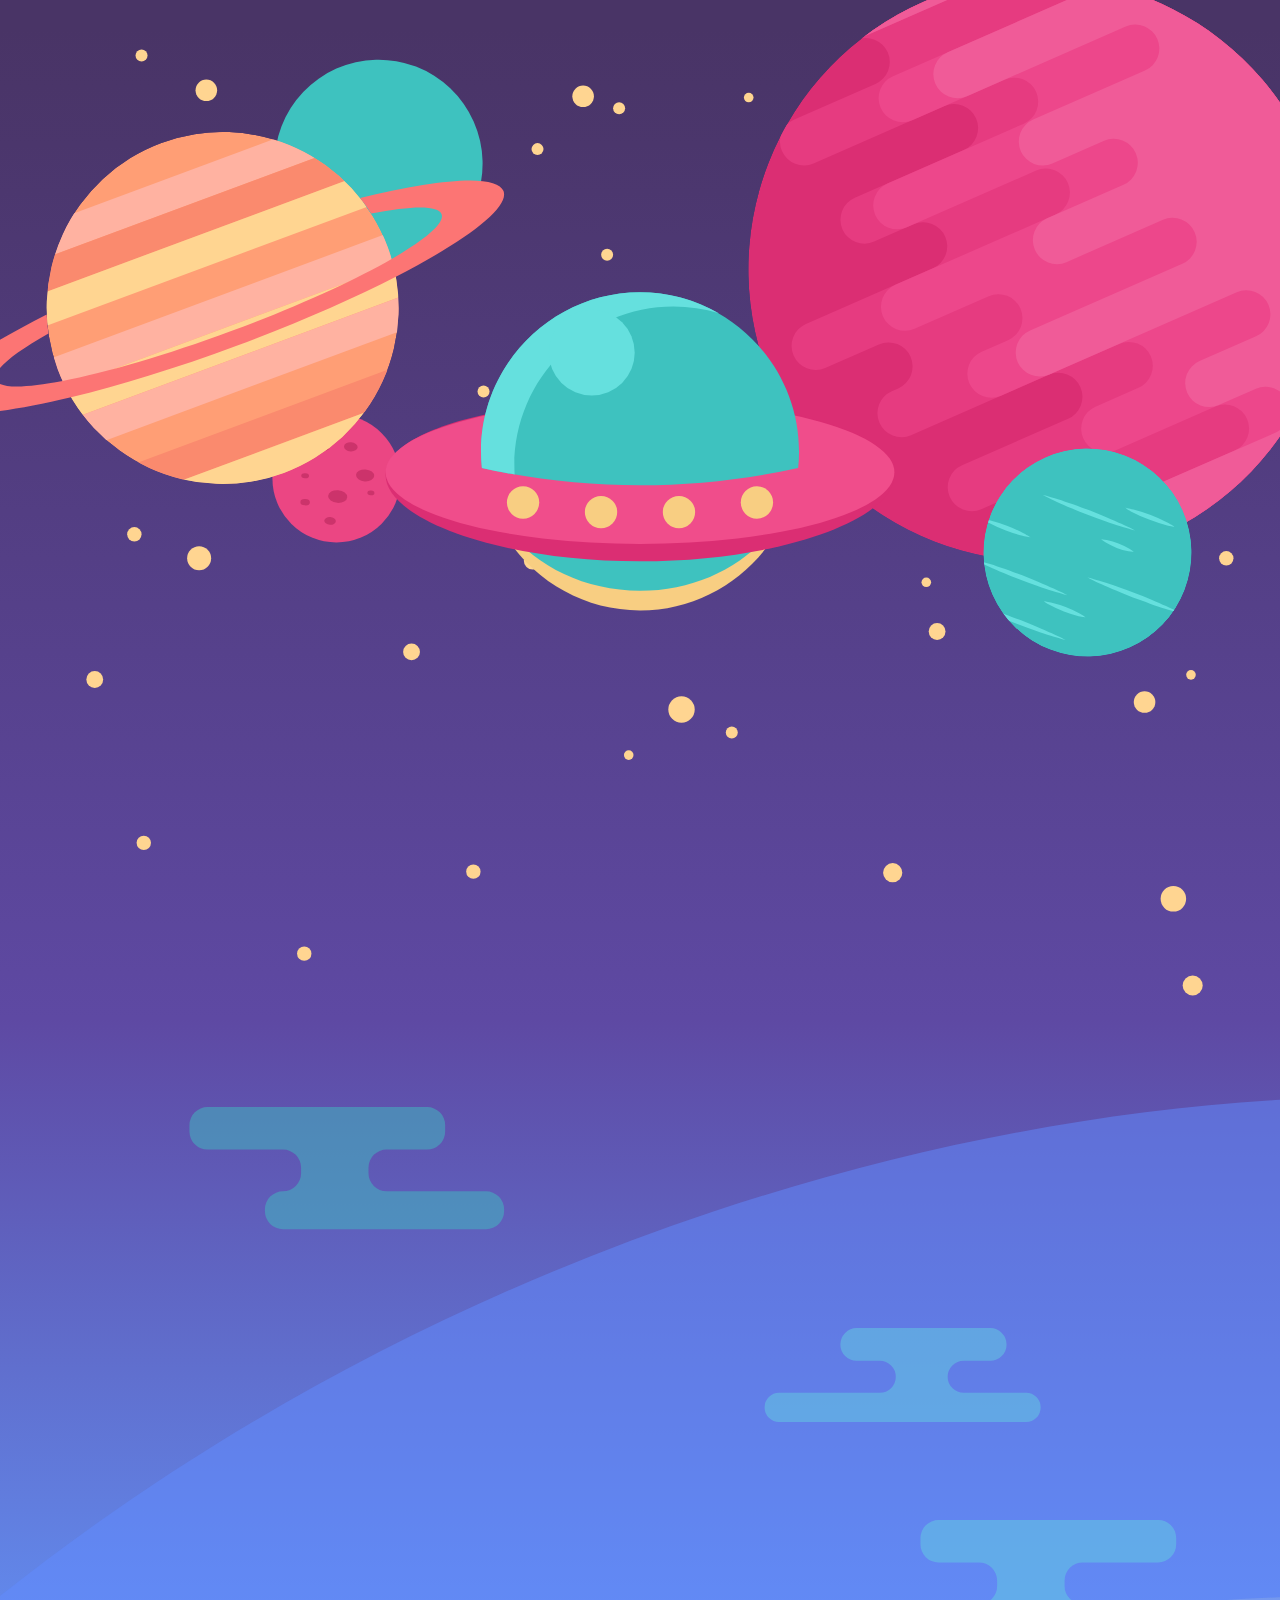
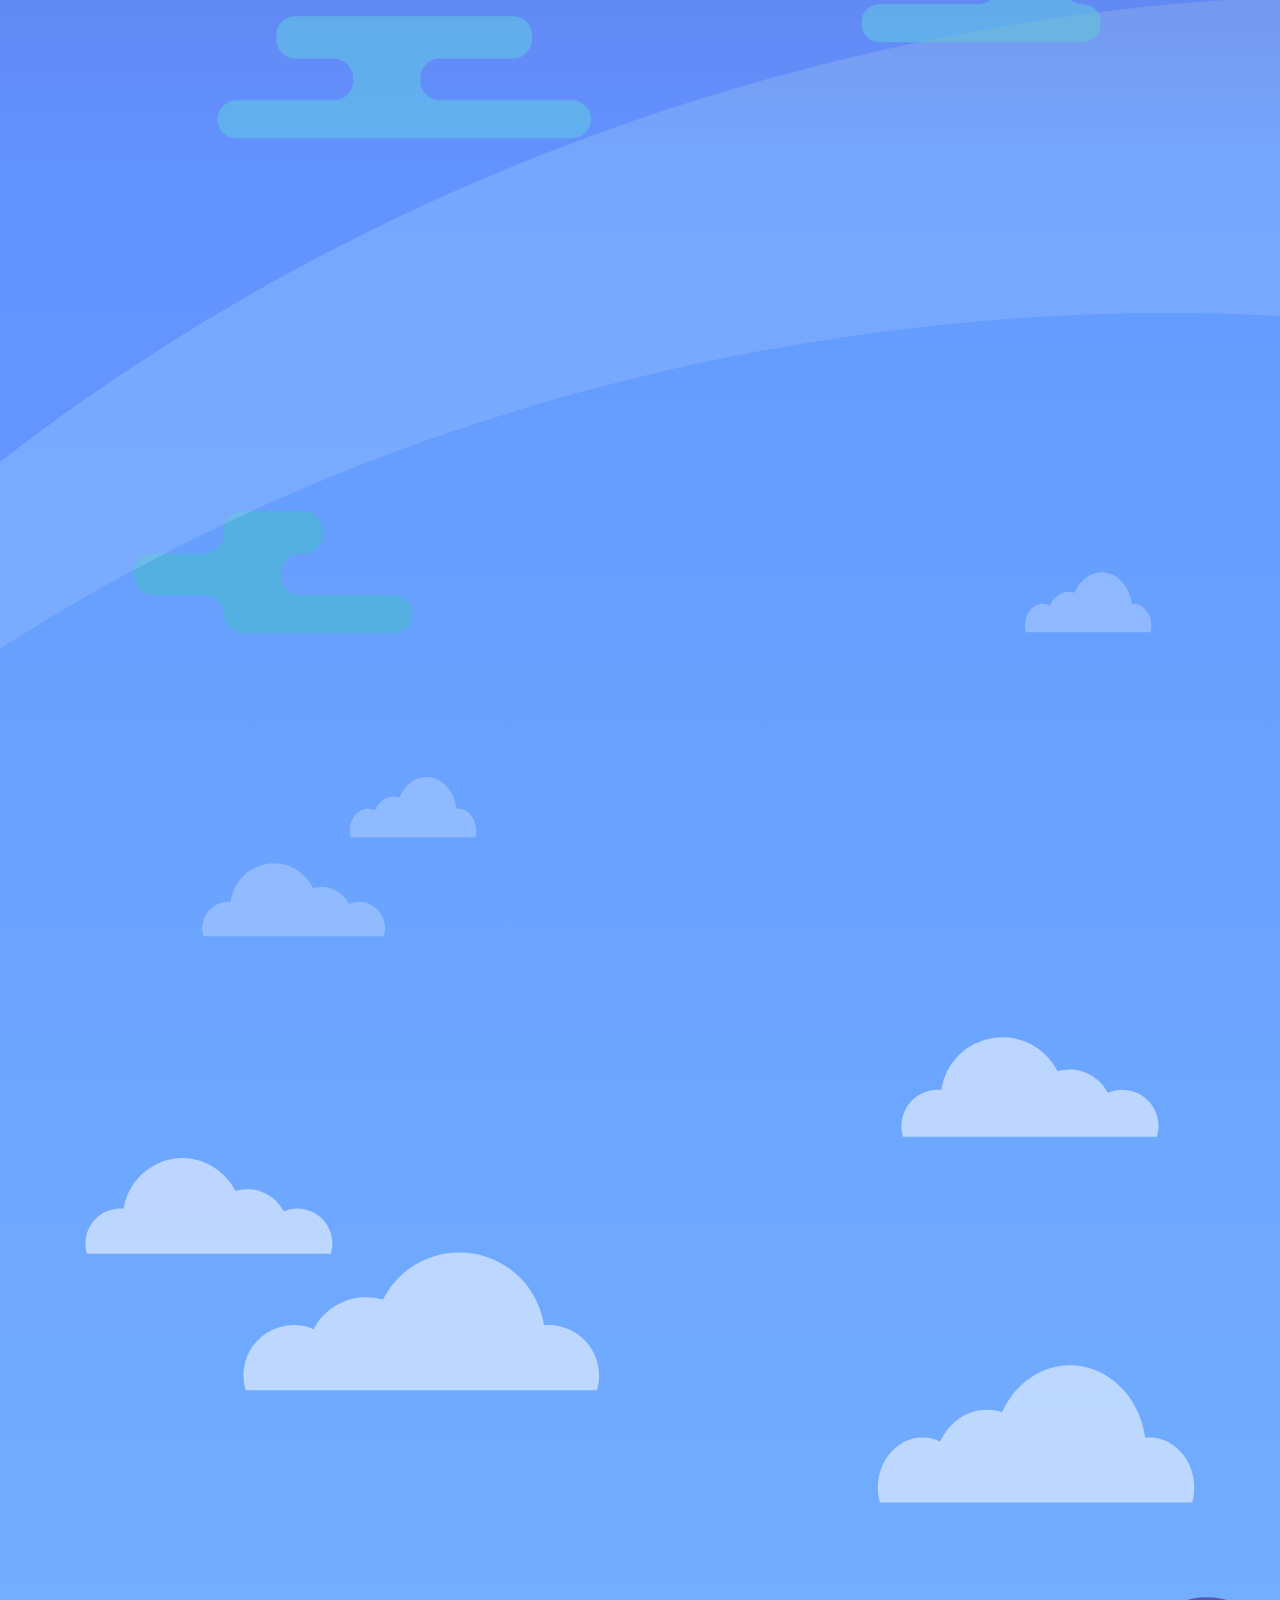
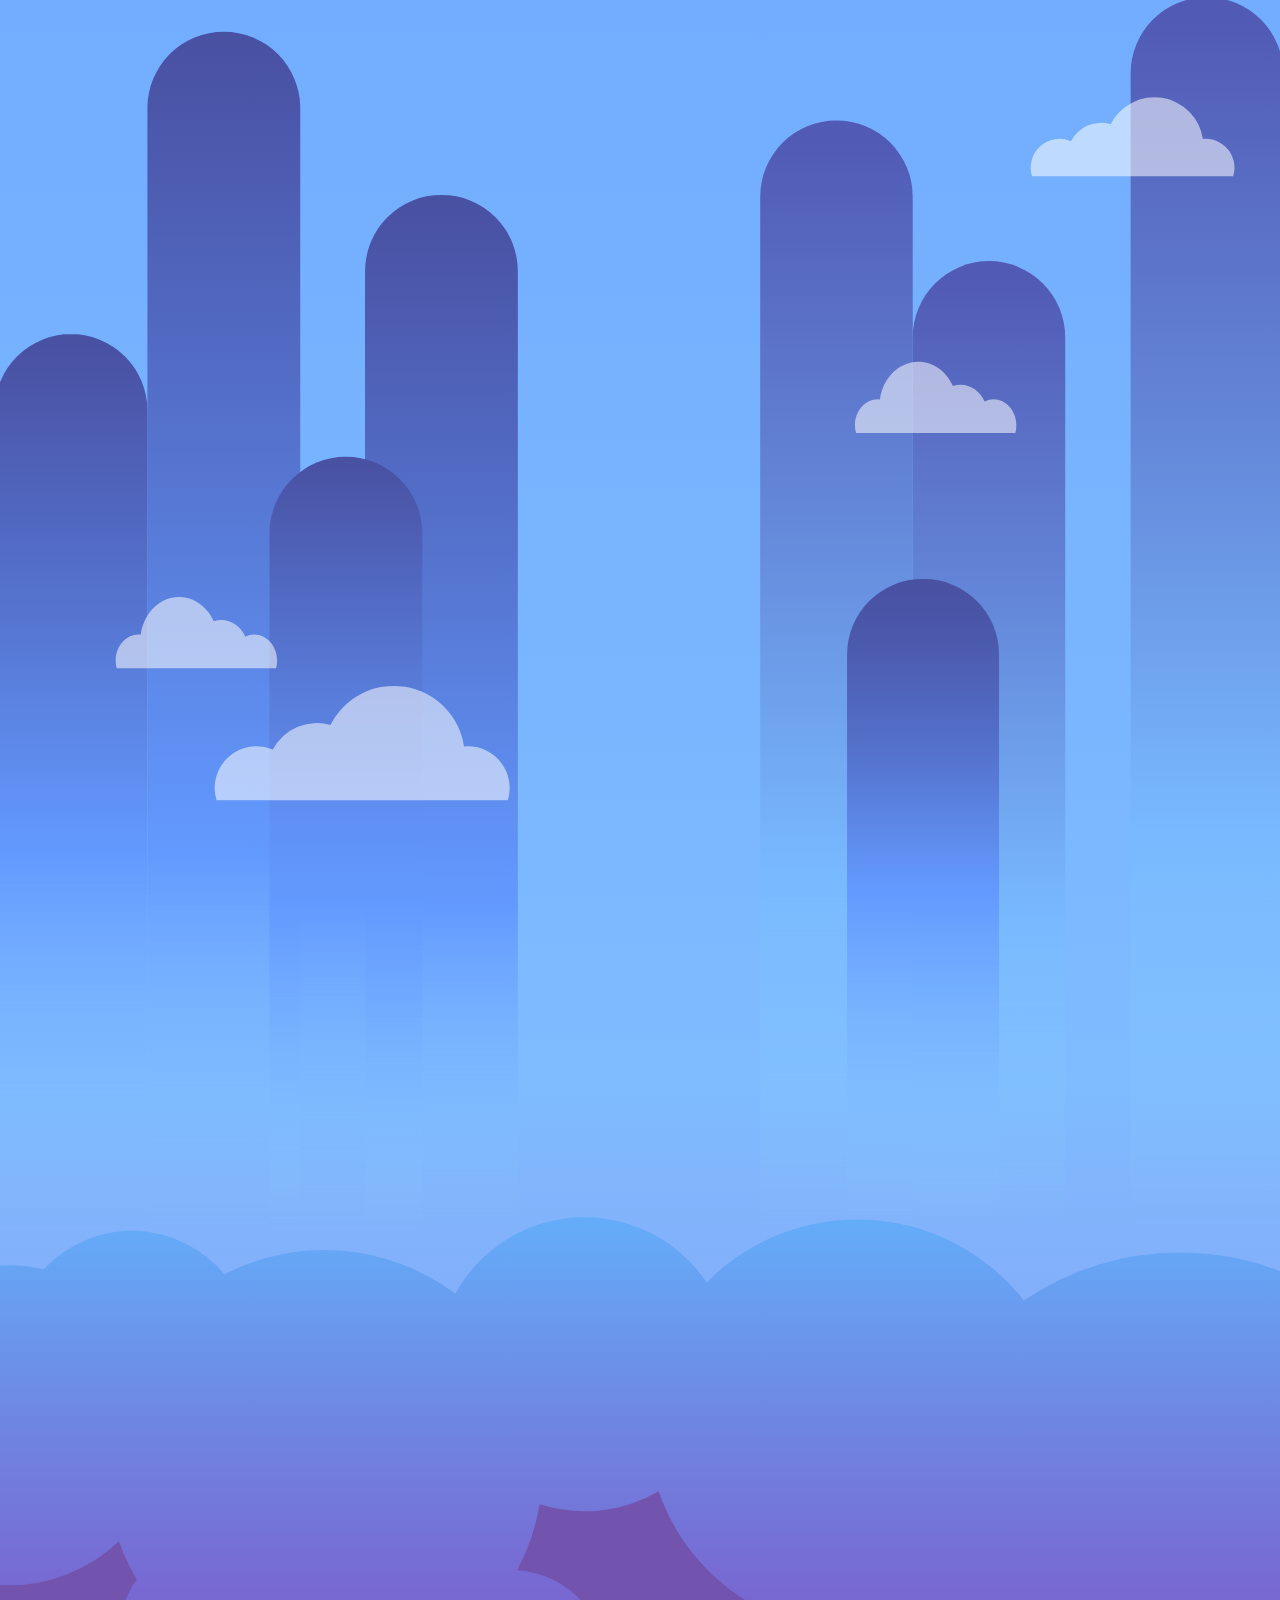
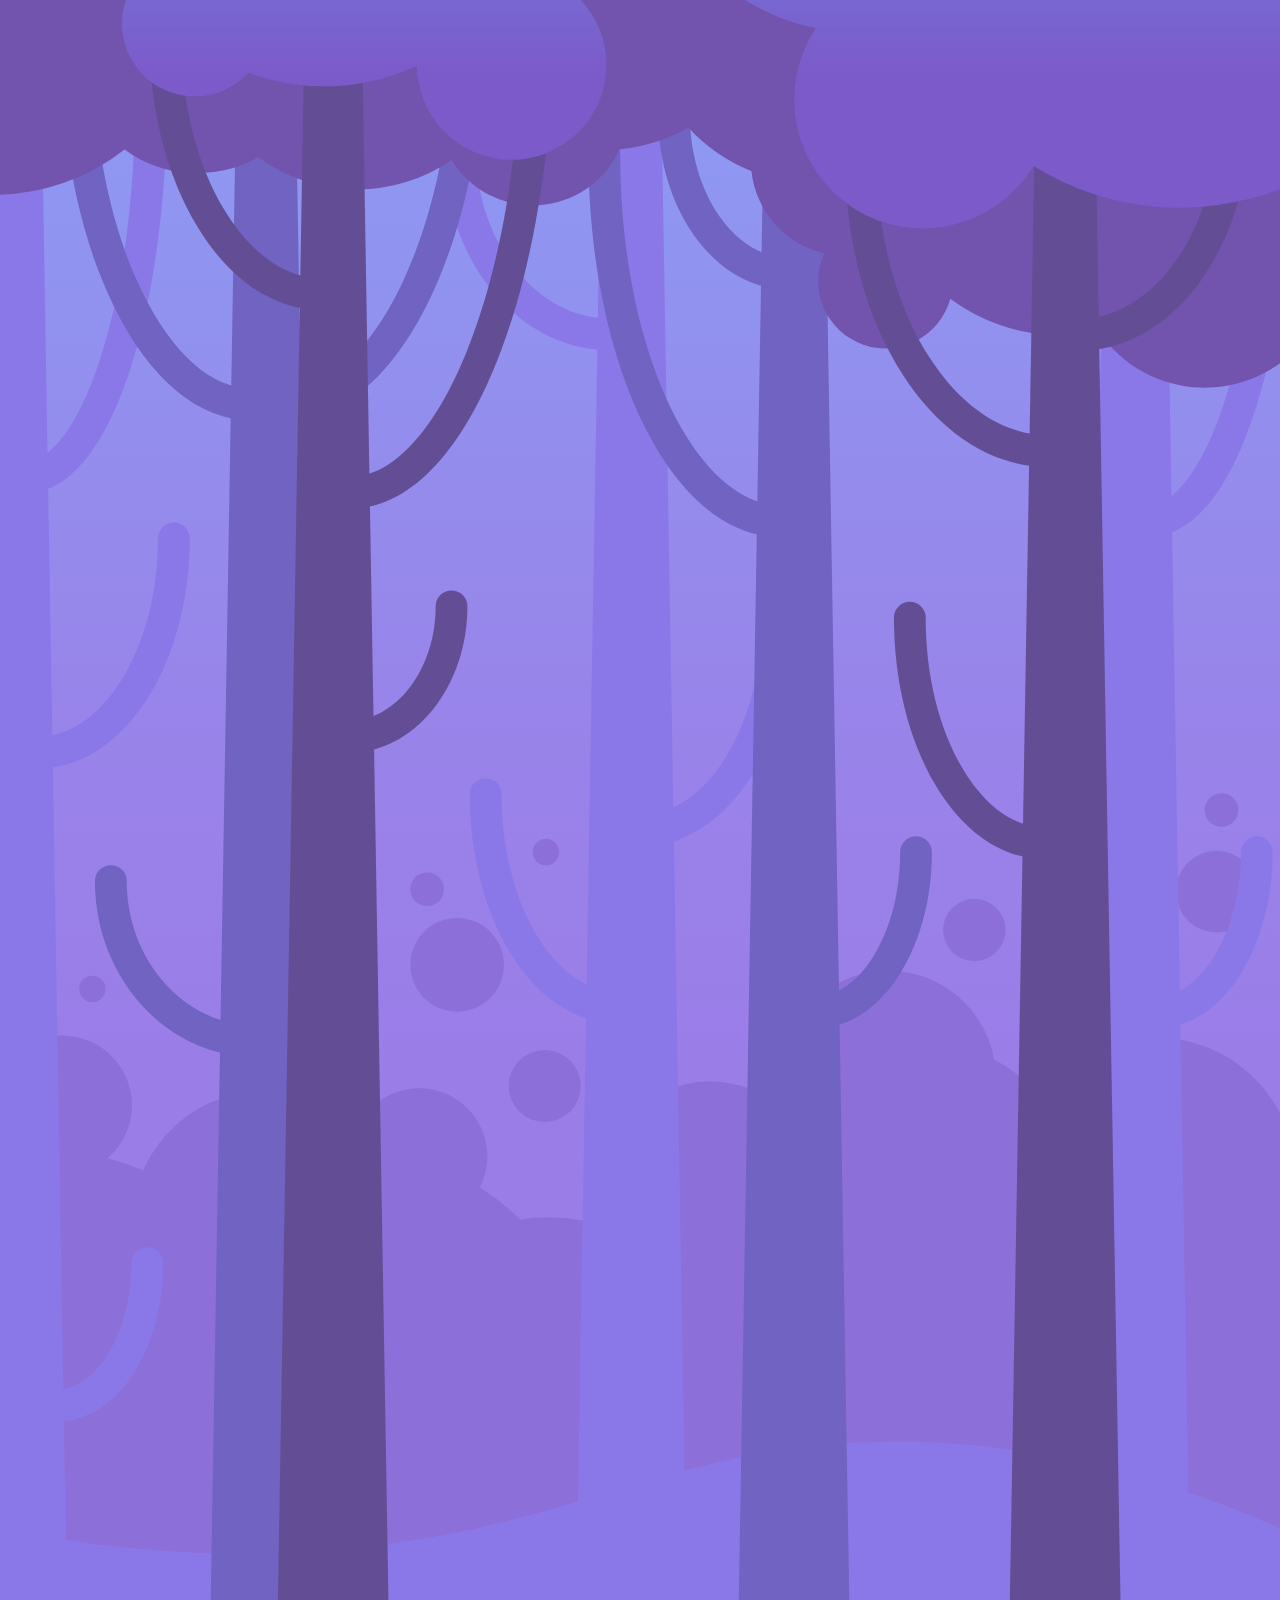
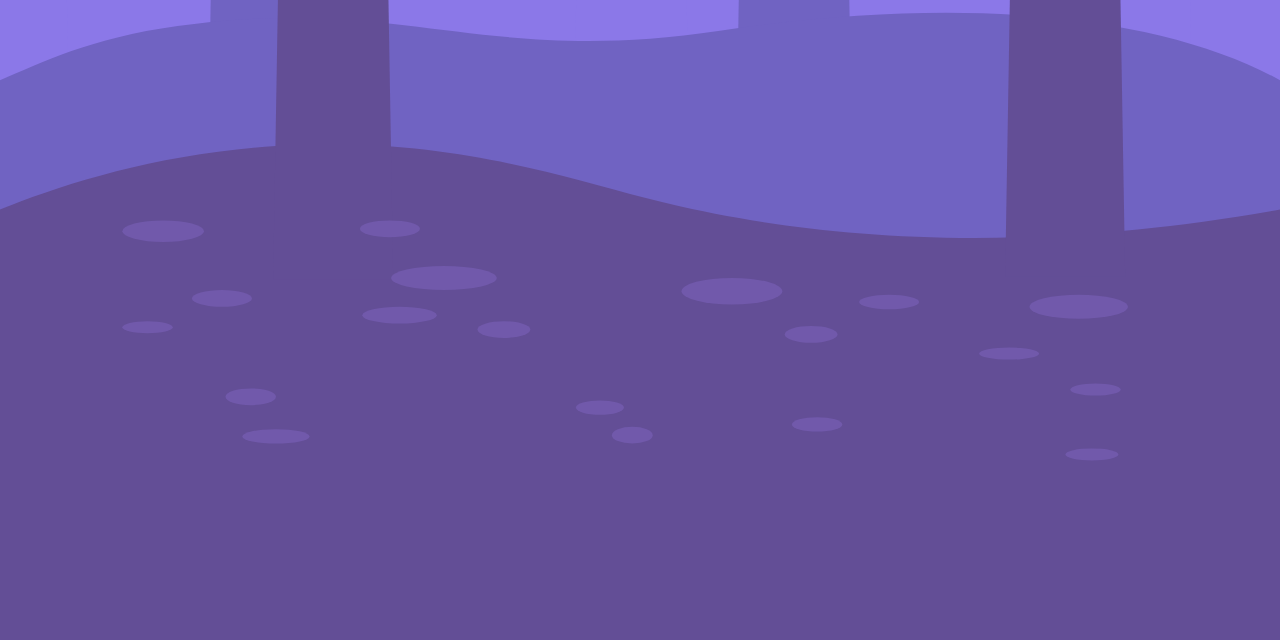
<file: alien/index.html>
<!DOCTYPE html>
<html lang="en">
<head>
  <meta charset="UTF-8">
  <title>Scrolling Alien Lander</title>
  <link rel="stylesheet" href="css/style.css">
    <script src="https://ajax.googleapis.com/ajax/libs/jquery/3.0.0/jquery.min.js"></script>
</head>
<body>

  <img class="background" src="images/background.svg">
 
  <div class="foreground">
    <div class="ufo_section"></div>
    <div class="spacer_one"></div>
    <div class="comet_section"></div>
    <div class="spacer_two"></div>
    <div class="landing_section"></div>
  </div>
 
   
<script>
 
  $(document).ready(function(){
    set_section_heights();
  });
 
  $(window).resize(function(){
    set_section_heights();
  });
 
  function set_section_heights(){
 
    var doc_height = $(".background").height();
 
    var section_heights = {
      "ufo_section": 0.25,
      "spacer_one": 0.03,
      "comet_section": 0.36,
      "spacer_two": 0.06,
      "landing_section": 0.298
    }
 
    $.each( section_heights, function( index, value ) {
      $( "." + index ).height( Math.floor(value * doc_height) );
    });
 
  }
   
</script>
</body>
</html>
</file>
<file: alien/css/style.css>
body {
  margin: 0;
}
img {
  display: block;
}

.foreground {
  position: absolute;
  top: 0;
  left: 0;
  height: 100%;
  width: 100%;
  z-index: 1;
}

.ufo_section {
  height: 100%;
  background: url(../images/ufo.svg);
  background-repeat: no-repeat;
  background-position: center;
  background-size: 40% auto;
  background-attachment: fixed;
}

.comet_section {
  height: 100%;
  background: url(../images/alien_comet.svg);
  background-repeat: no-repeat;
  background-position: center;
  background-size: 15% auto;
  background-attachment: fixed;
}
 
.landing_section {
  height: 100%;
  background: url(../images/alien_landing.svg);
  background-repeat: no-repeat;
  background-position: center;
  background-size: 15% auto;
  background-attachment: fixed;
  position: relative;
}
</file>
